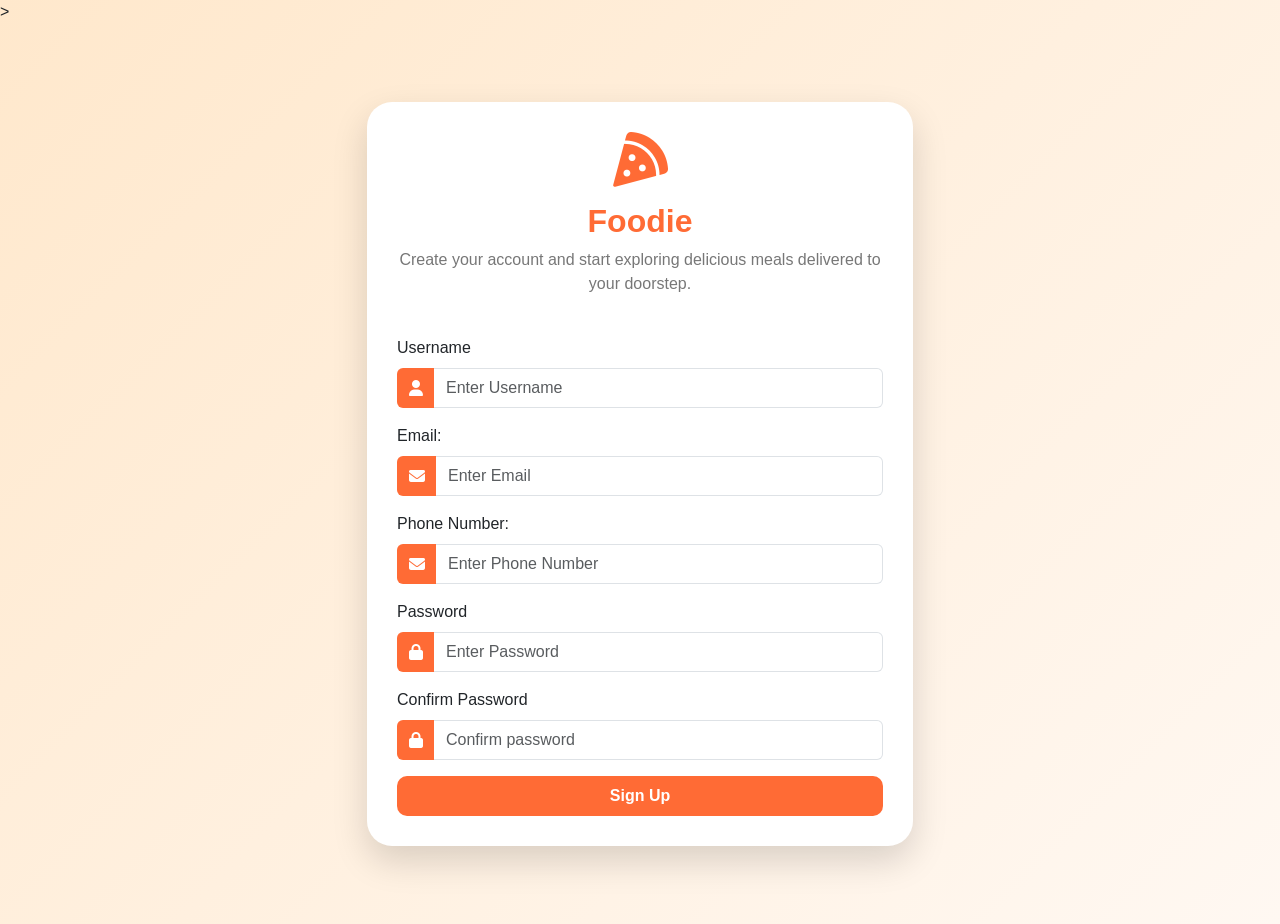
<file: food-signup.html>
<!doctype html>
<html lang="en">

<head>
    <meta charset="UTF-8">
    <meta name="viewport" content="width=device-width, initial-scale=1.0">
    <title>Foodie SignUp</title>

    <link href="https://cdn.jsdelivr.net/npm/bootstrap@5.3.7/dist/css/bootstrap.min.css" rel="stylesheet">

    <link rel="stylesheet"
        href="https://cdnjs.cloudflare.com/ajax/libs/font-awesome/6.7.2/css/all.min.css">

    <style>
        body{
            background:linear-gradient(135deg,#FFE8CC,#FFF8F2);
            font-family:'Poppins',sans-serif;
        }
        .sign-up-card{
            border:none;
            border-radius:25px;
            padding:30px;
            box-shadow:0 15px 35px rgba(0,0,0,.15);
        }
        .logo{
            font-size:55px;
            color:#FF6B35;
            margin-bottom:15px;
        }
        .sign-up-card h2{
            color:#FF6B35;
            font-weight:700;
        }
        .sign-up-card p{
            color:#777;
        }
        .input-group-text{
            background:#FF6B35;
            color:white;
            border:none;
        }
        .form-control{
            border-left:none;
            height:40px;
        }

        .form-control:focus{
            box-shadow:none;
            border-color:#FF6B35;
        }
        .sign-up-btn{
            background:#FF6B35;
            color:white;
            font-weight:600;
            height:40px;
            border:none;
            border-radius:10px;
            transition:.3s;
        }
        .sign-up-btn:hover{
            background:#E85D04;
            transform:translateY(-3px);
        }
        a{
            text-decoration:none;
            color:#FF6B35;
            font-weight:500;
        }
        a:hover{
            text-decoration:underline;
        }
    </style>>

</head>

<body>

    <div class="container">
        <div class="row justify-content-center align-items-center min-vh-100">
            <div class="col-lg-6 col-md-8">
                <div class="card sign-up-card">
                    <div class="text-center mb-4">
                        <i class="fa-solid fa-pizza-slice logo"></i>
                        <h2>Foodie</h2>
                        <p>Create your account and start exploring delicious meals delivered to your doorstep.</p>
                    </div>
                    <form>
                        <div class="mb-3">
                            <label class="form-label">Username</label>
                            <div class="input-group">
                                <span class="input-group-text">
                                    <i class="fa-solid fa-user"></i>
                                </span>
                                <input type="text"
                                    class="form-control" id="username"
                                    placeholder="Enter Username">
                            </div>
                        </div>
                        <div class="mb-3">
                            <label class="form-label">Email:</label>
                            <div class="input-group">
                                <span class="input-group-text">
                                    <i class="fa-solid fa-envelope"></i>
                                </span>
                                <input type="email"
                                    class="form-control" id="email"
                                    placeholder="Enter Email">
                            </div>
                        </div>
                        <div class="mb-3">
                            <label class="form-label">Phone Number:</label>
                            <div class="input-group">
                                <span class="input-group-text">
                                    <i class="fa-solid fa-envelope"></i>
                                </span>
                                <input type="text"
                                    class="form-control" id="mobile"
                                    placeholder="Enter Phone Number">
                            </div>
                        </div>
                        <div class="mb-3">
                            <label class="form-label">Password</label>
                            <div class="input-group">
                                <span class="input-group-text">
                                    <i class="fa-solid fa-lock"></i>
                                </span>
                                <input type="password"
                                    class="form-control" id="password"
                                    placeholder="Enter Password">
                            </div>
                        </div>
                         <div class="mb-3">
                            <label class="form-label">Confirm Password</label>
                            <div class="input-group">
                                <span class="input-group-text">
                                    <i class="fa-solid fa-lock"></i>
                                </span>
                                <input type="password"
                                    class="form-control" id="cpassword"
                                    placeholder="Confirm password">
                            </div>
                        </div>
                        <button class="btn sign-up-btn w-100" type="button" onclick="SignUp()">Sign Up</button>
                    </form>
                </div>
            </div>
        </div>
    </div>
<script>
    function SignUp(){
                let username=document.getElementById("username").value.trim();
                let email=document.getElementById("email").value.trim();
                let mobile=document.getElementById("mobile").value;
                let password=document.getElementById("password").value;
                let cpassword=document.getElementById("cpassword").value;

                
               if(username===""){
                    alert("👤 Please enter your username.");
                    return false;
                }

                if(email===""){
                    alert("📧 Please enter your email address.");
                    return false;
                }

                let emailpattern=/^[^]+@[^]+\.[a-z]{2,3}$/;
                if(!email.match(emailpattern)){
                    alert("❌ Please enter a valid email address.");
                    return false;
                }

                if(mobile===""){
                    alert("📱 Please enter your mobile number.");
                    return false;
                }

                if(mobile.length!==10){
                    alert("📱 Mobile number must contain exactly 10 digits.");
                    return false;
                }

                let mob=true;
                for(let j=0;j<mobile.length;j++){
                    if(mobile[j]>='0' && mobile[j]<='9'){
                        mob=true;
                    }
                    else{
                        mob=false;
                        break;
                    }
                }

                if(!mob){
                    alert("❌ Mobile number should contain only digits.");
                    return false;
                }
                if(password===""){
                    alert("🔑 Please create a password.");
                    return false;
                }

                if(password.length < 8){
                    alert("🔒 Password must be at least 8 characters long.");
                    return false;
                }

                if(cpassword===""){
                    alert("🔑 Please confirm your password.");
                    return false;
                }

                if(password!==cpassword){
                    alert("🔒 Password and Confirm Password do not match.");
                    return false;
                }
   
        alert("🎉 Welcome to Foodie! Your account has been created successfully.");
        window.open("index.html")
    }
    
</script>

</body>

</html>
</file>
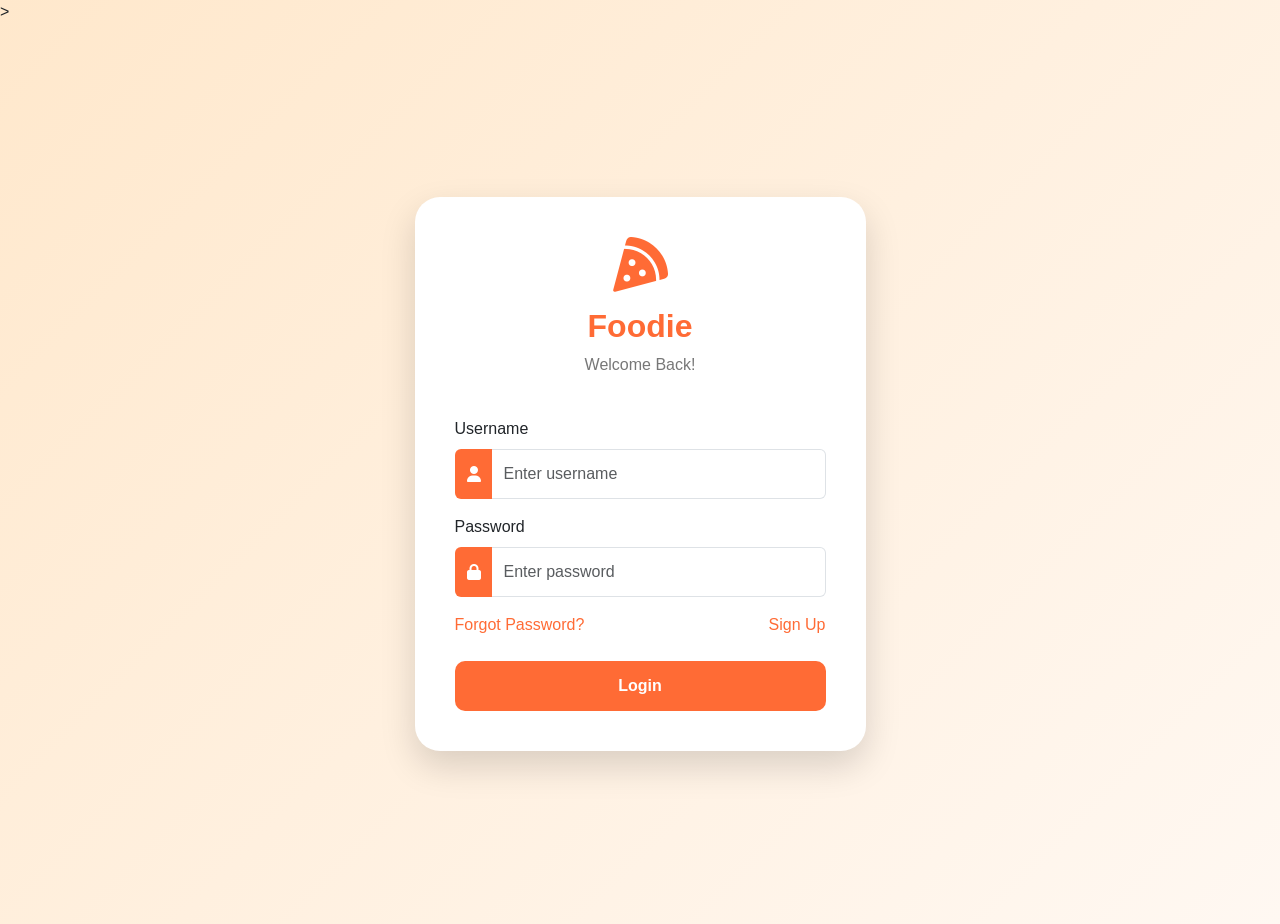
<file: food_login.html>
<!doctype html>
<html lang="en">

<head>
    <meta charset="UTF-8">
    <meta name="viewport" content="width=device-width, initial-scale=1.0">
    <title>Foodie Login</title>

    <link href="https://cdn.jsdelivr.net/npm/bootstrap@5.3.7/dist/css/bootstrap.min.css" rel="stylesheet">

    <link rel="stylesheet"
        href="https://cdnjs.cloudflare.com/ajax/libs/font-awesome/6.7.2/css/all.min.css">

    <style>
        body{
            background:linear-gradient(135deg,#FFE8CC,#FFF8F2);
            font-family:'Poppins',sans-serif;
        }
        .login-card{
            border:none;
            border-radius:25px;
            padding:40px;
            box-shadow:0 15px 35px rgba(0,0,0,.15);
        }
        .logo{
            font-size:55px;
            color:#FF6B35;
            margin-bottom:15px;
        }
        .login-card h2{
            color:#FF6B35;
            font-weight:700;
        }
        .login-card p{
            color:#777;
        }
        .input-group-text{
            background:#FF6B35;
            color:white;
            border:none;
        }
        .form-control{
            border-left:none;
            height:50px;
        }

        .form-control:focus{
            box-shadow:none;
            border-color:#FF6B35;
        }
        .login-btn{
            background:#FF6B35;
            color:white;
            font-weight:600;
            height:50px;
            border:none;
            border-radius:10px;
            transition:.3s;
        }
        .login-btn:hover{
            background:#E85D04;
            transform:translateY(-3px);
        }
        a{
            text-decoration:none;
            color:#FF6B35;
            font-weight:500;
        }
        a:hover{
            text-decoration:underline;
        }
    </style>>

</head>

<body>

    <div class="container">
        <div class="row justify-content-center align-items-center min-vh-100">
            <div class="col-lg-5 col-md-7">
                <div class="card login-card">
                    <div class="text-center mb-4">
                        <i class="fa-solid fa-pizza-slice logo"></i>
                        <h2>Foodie</h2>
                        <p>Welcome Back!</p>
                    </div>
                    <form>
                        <div class="mb-3">
                            <label class="form-label">Username</label>
                            <div class="input-group">
                                <span class="input-group-text">
                                    <i class="fa-solid fa-user"></i>
                                </span>
                                <input type="text"
                                    class="form-control" id="username"
                                    placeholder="Enter username">
                            </div>
                        </div>
                        <div class="mb-3">
                            <label class="form-label">Password</label>
                            <div class="input-group">
                                <span class="input-group-text">
                                    <i class="fa-solid fa-lock"></i>
                                </span>
                                <input type="password"
                                    class="form-control" id="password"
                                    placeholder="Enter password">
                            </div>
                        </div>
                        <div class="d-flex justify-content-between mb-4">
                            <a href="#">Forgot Password?</a>
                            <a href="food-signup.html">Sign Up</a>
                        </div>
                        <button class="btn login-btn w-100" type="button" onclick="login()">Login</button>
                    </form>
                </div>
            </div>
        </div>
    </div>
<script>
    function login(){
        let username=document.getElementById("username").value.trim();
        let password=document.getElementById("password").value;

        if(username===""){
                    alert("👤 Please enter your username.");
                    return false;
                }
        if(password===""){
                    alert("🔑 Please enter your password.");
                    return false;
                }
        alert("👋 Welcome back! Enjoy your favorite meals.");
        window.open("index.html")
    }
</script>

</body>

</html>
</file>
